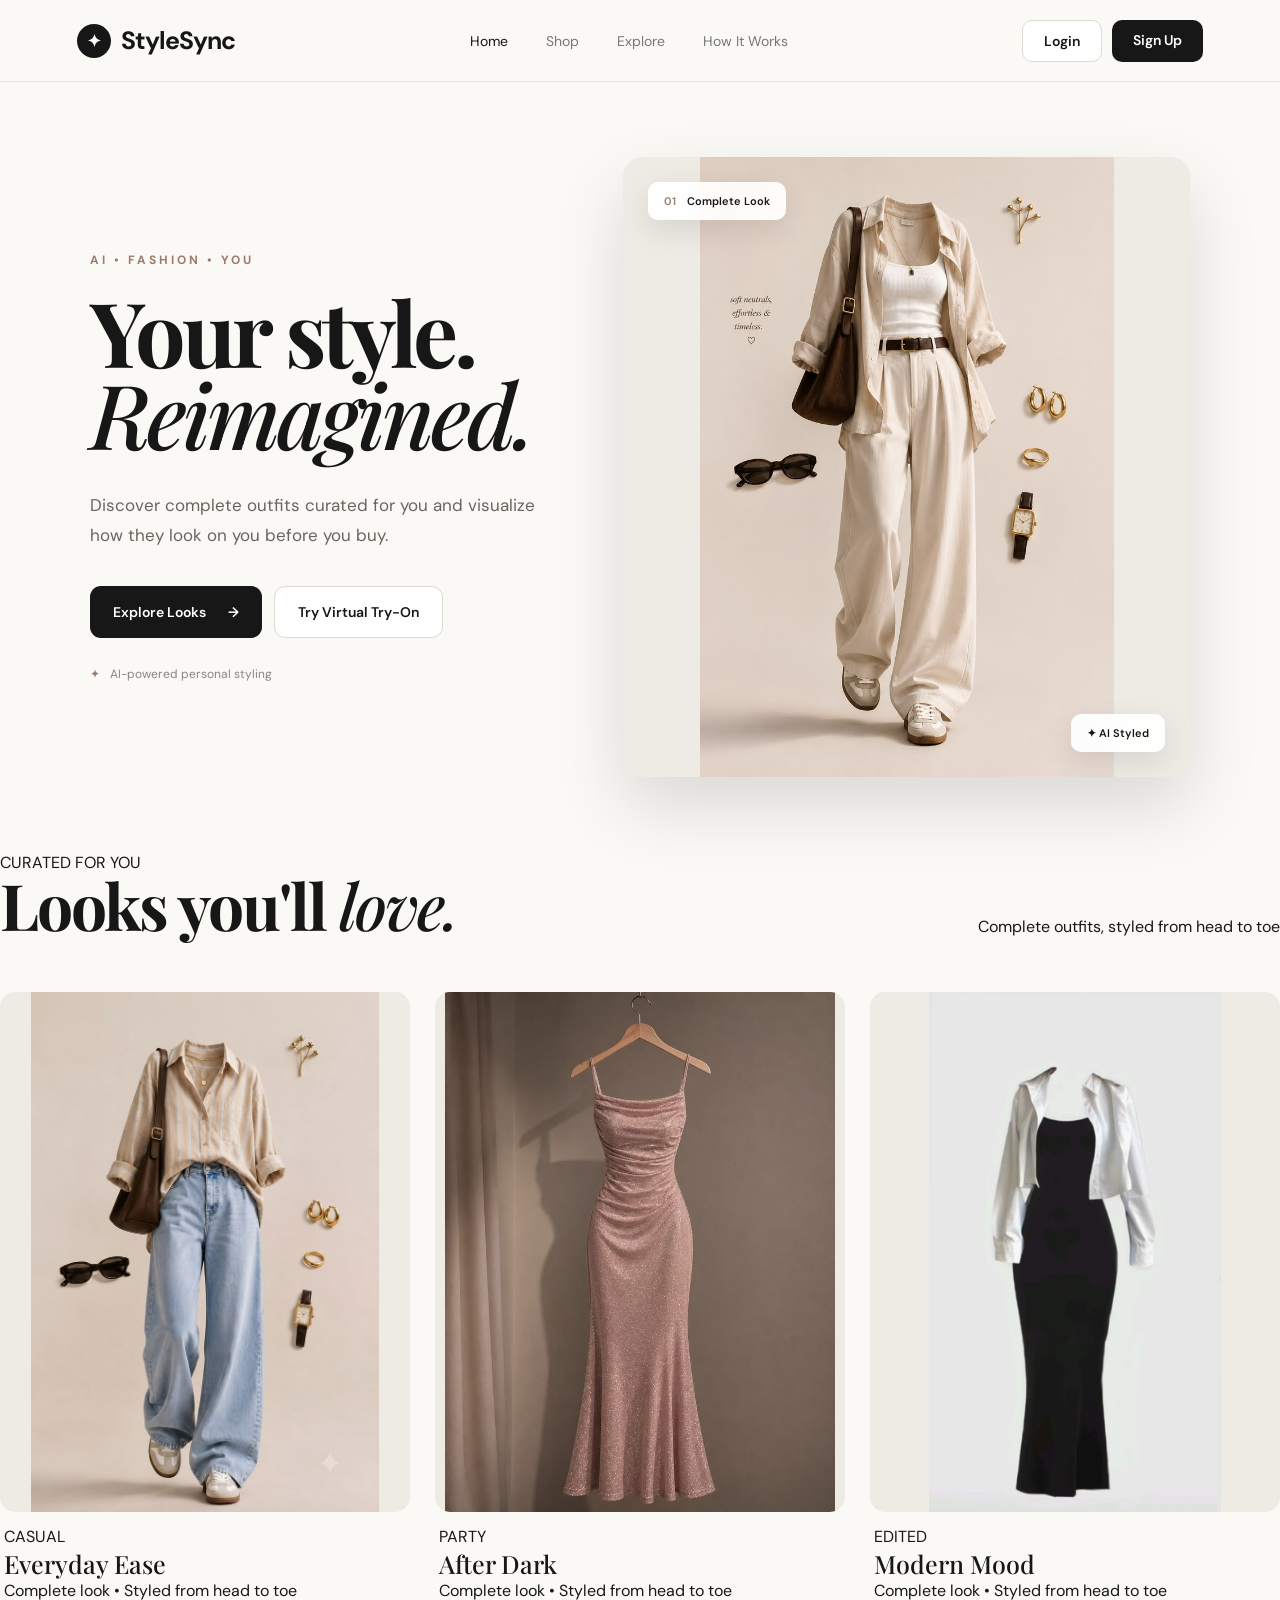
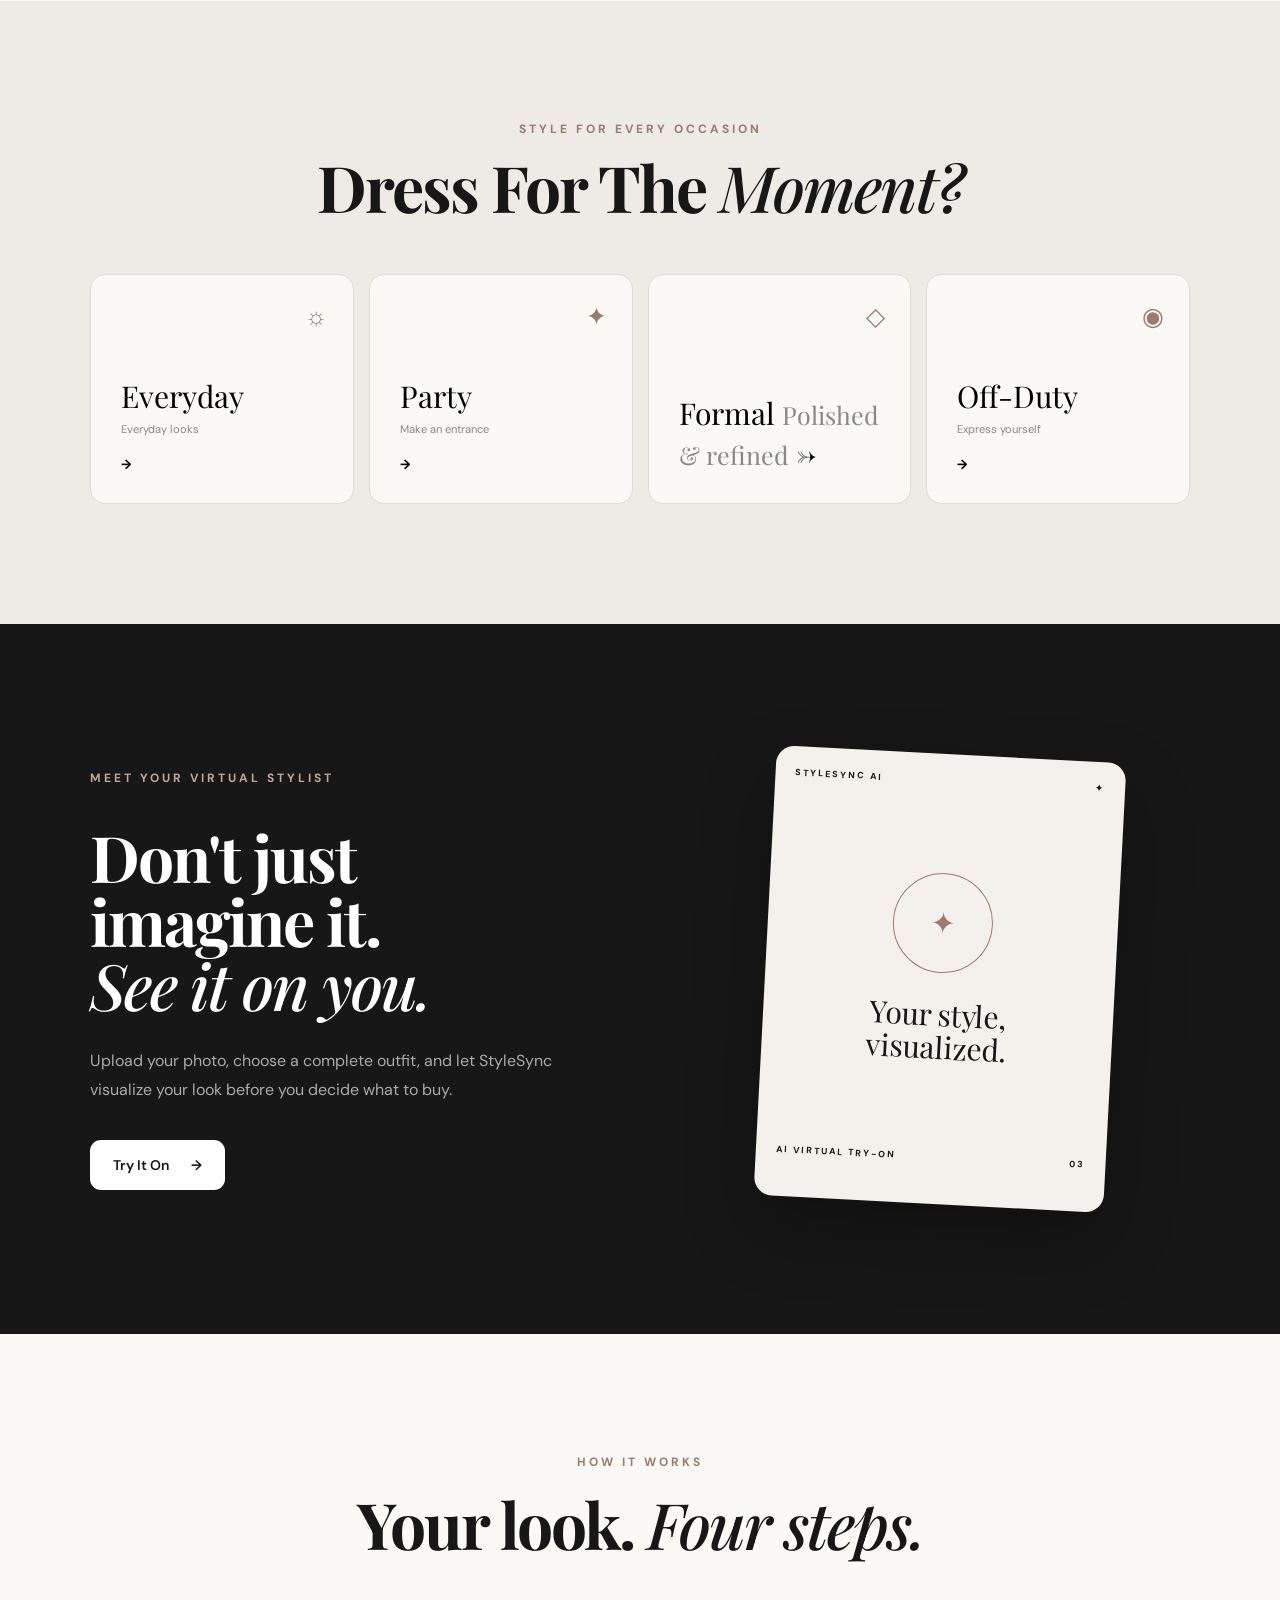
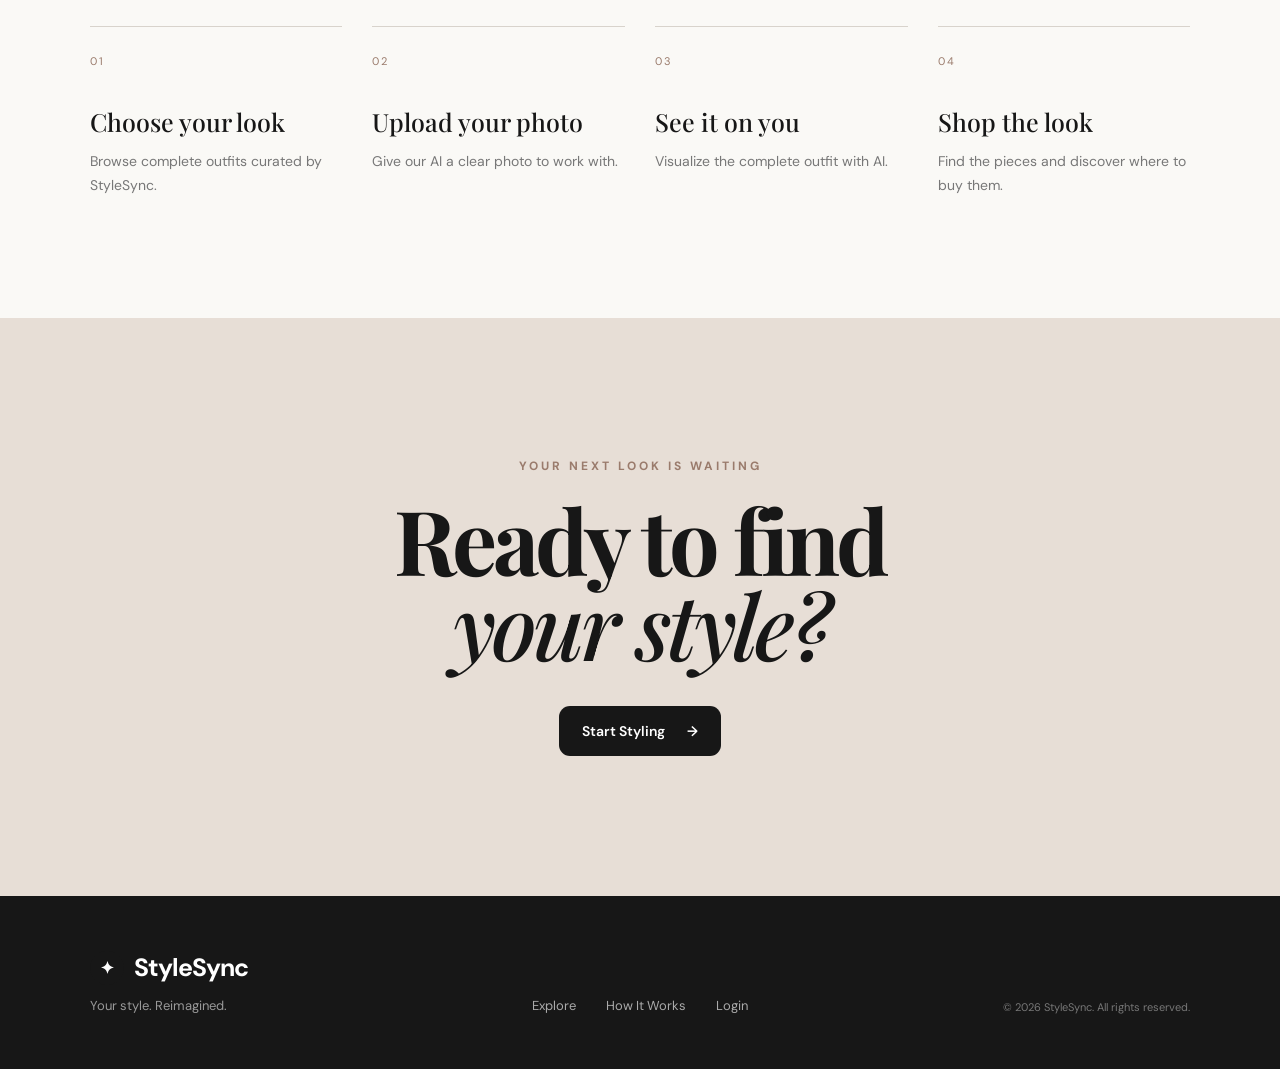
<file: index.html>
<!DOCTYPE html>
<html lang="en">

<head>
    <meta charset="UTF-8">
    <meta name="viewport" content="width=device-width, initial-scale=1.0">

    <title>StyleSync — Your Style. Reimagined.</title>

    <link rel="stylesheet" href="style.css">
</head>

<body>

    <!-- ================= NAVBAR ================= -->

    <header class="navbar">

        <a href="index.html" class="brand">
            <span class="brand-icon">✦</span>
            StyleSync
        </a>

        <nav class="nav-links">
            <a href="index.html" class="active">Home</a>
            <a href="shop.html">Shop</a>
            <a href="#looks">Explore</a>
            <a href="#how-it-works">How It Works</a>
        </nav>

        <div class="nav-buttons">
            <a href="login.html" class="login-btn">Login</a>
            <a href="login.html" class="signup-btn">Sign Up</a>
        </div>

    </header>


    <!-- ================= HERO ================= -->

    <main>

        <section class="hero">

            <div class="hero-content">

                <p class="eyebrow">
                    AI • FASHION • YOU
                </p>

                <h1>
                    Your style.
                    <span>Reimagined.</span>
                </h1>

                <p class="hero-description">
                    Discover complete outfits curated for you
                    and visualize how they look on you before you buy.
                </p>

                <div class="hero-buttons">

                    <a href="#looks" class="primary-btn">
                        Explore Looks
                        <span>→</span>
                    </a>

                    <a href="#try-on" class="secondary-btn">
                        Try Virtual Try-On
                    </a>

                </div>

                <div class="hero-note">
                    <span>✦</span>
                    AI-powered personal styling
                </div>

            </div>


            <!-- HERO OUTFIT -->

            <div class="hero-visual">

                <div class="hero-image-card">

                    <img src="images/front.jpg" alt="Complete StyleSync outfit">

                    <div class="floating-tag tag-top">
                        <span>01</span>
                        Complete Look
                    </div>

                    <div class="floating-tag tag-bottom">
                        ✦ AI Styled
                    </div>

                </div>

            </div>

        </section>


        <!-- ================= TRENDING LOOKS ================= -->

        <section class="trending-section" id="looks">

            <div class="section-heading">

                <div>
                    <span class="section-lebel">CURATED FOR YOU</span>

                    <h2>
                        Looks you'll
                        <em>love.</em>
                    </h2>
                </div>

                <p>Complete outfits, styled from head to toe
                </p>

            </div>


            <div class="look-grid">
                <article class="look-card">
                    <div class="look-image">
                        <img src="images/casual.jpg" alt="Casual outfit">
                    </div>

                    <div class="look-info">
                        <span>CASUAL</span>
                        <h3>Everyday Ease</h3>
                        <p>Complete look • Styled from head to toe</p>
                    </div>
                </article>

                <article class="look-card">
                    <div class="look-image">
                        <img src="images/party.jpg" alt="Party outfit">
                    </div>

                    <div class="look-info">
                        <span>PARTY</span>
                        <h3>After Dark</h3>
                        <p>Complete look • Styled from head to toe</p>
                    </div>
                </article>

                <article class="look-card">
                    <div class="look-image">
                        <img src="images/bodycon.jpg" alt="Fashion outfit">
                    </div>

                    <div class="look-info">
                        <span>EDITED</span>
                        <h3>Modern Mood</h3>
                        <p>Complete look • Styled from head to toe</p>
                    </div>
                </article>


        </section>


        <!-- ================= OCCASION SECTION ================= -->

        <section class="occasion-section">

            <div class="occasion-heading">

                <p class="eyebrow">STYLE FOR EVERY OCCASION</p>

                <h2>
                    Dress For The
                    <em>Moment?</em>
                </h2>

            </div>


            <div class="occasion-grid">

                <button class="occasion-card">
                    <span class="occasion-icon">☼</span>
                    <span>Everyday</span>
                    <small>Everyday looks</small>
                    <b>→</b>
                </button>

                <button class="occasion-card">
                    <span class="occasion-icon">✦</span>
                    <span>Party</span>
                    <small>Make an entrance</small>
                    <b>→</b>
                </button>

                <button class="occasion-card">
                    <span class="occasion-icon">◇</span>
                    <span>Formal</span+>
                        <small>Polished & refined</small>
                        <b>→</b>
                </button>

                <button class="occasion-card">
                    <span class="occasion-icon">◉</span>
                    <span>Off-Duty</span>
                    <small>Express yourself</small>
                    <b>→</b>
                </button>

            </div>

        </section>


        <!-- ================= AI TRY ON ================= -->

        <section class="try-on-section" id="try-on">

            <div class="try-on-content">

                <p class="eyebrow">
                    MEET YOUR VIRTUAL STYLIST
                </p>

                <h2>
                    Don't just imagine it.
                    <em>See it on you.</em>
                </h2>

                <p>
                    Upload your photo, choose a complete outfit,
                    and let StyleSync visualize your look before
                    you decide what to buy.
                </p>

                <a href="login.html" class="primary-btn">
                    Try It On <span>→</span>
                </a>

            </div>


            <div class="try-on-visual">

                <div class="try-card">

                    <div class="try-card-top">
                        <span>STYLESYNC AI</span>
                        <span>✦</span>
                    </div>

                    <div class="try-placeholder">

                        <div class="scan-circle">
                            ✦
                        </div>

                        <p>
                            Your style,
                            <br>
                            visualized.
                        </p>

                    </div>

                    <div class="try-card-bottom">

                        <span>AI VIRTUAL TRY-ON</span>

                        <span>03</span>

                    </div>

                </div>

            </div>

        </section>


        <!-- ================= HOW IT WORKS ================= -->

        <section class="how-section" id="how-it-works">

            <div class="section-heading centered">

                <p class="eyebrow">HOW IT WORKS</p>

                <h2>
                    Your look.
                    <em>Four steps.</em>
                </h2>

            </div>


            <div class="steps">

                <div class="step">

                    <span class="step-number">01</span>

                    <h3>Choose your look</h3>

                    <p>
                        Browse complete outfits
                        curated by StyleSync.
                    </p>

                </div>


                <div class="step">

                    <span class="step-number">02</span>

                    <h3>Upload your photo</h3>

                    <p>
                        Give our AI a clear photo
                        to work with.
                    </p>

                </div>


                <div class="step">

                    <span class="step-number">03</span>

                    <h3>See it on you</h3>

                    <p>
                        Visualize the complete
                        outfit with AI.
                    </p>

                </div>


                <div class="step">

                    <span class="step-number">04</span>

                    <h3>Shop the look</h3>

                    <p>
                        Find the pieces and
                        discover where to buy them.
                    </p>

                </div>

            </div>

        </section>


        <!-- ================= FINAL CTA ================= -->

        <section class="final-cta">

            <p class="eyebrow">
                YOUR NEXT LOOK IS WAITING
            </p>

            <h2>
                Ready to find
                <em>your style?</em>
            </h2>

            <a href="#looks" class="primary-btn">
                Start Styling
                <span>→</span>
            </a>

        </section>

    </main>


    <!-- ================= FOOTER ================= -->

    <footer class="footer">

        <div class="footer-brand">

            <a href="index.html" class="brand">
                <span class="brand-icon">✦</span>
                StyleSync
            </a>

            <p>
                Your style. Reimagined.
            </p>

        </div>


        <div class="footer-links">

            <a href="#looks">Explore</a>
            <a href="#how-it-works">How It Works</a>
            <a href="login.html">Login</a>

        </div>


        <p class="copyright">
            © 2026 StyleSync. All rights reserved.
        </p>

    </footer>


    <script src="script.js"></script>

</body>

</html>
</file>
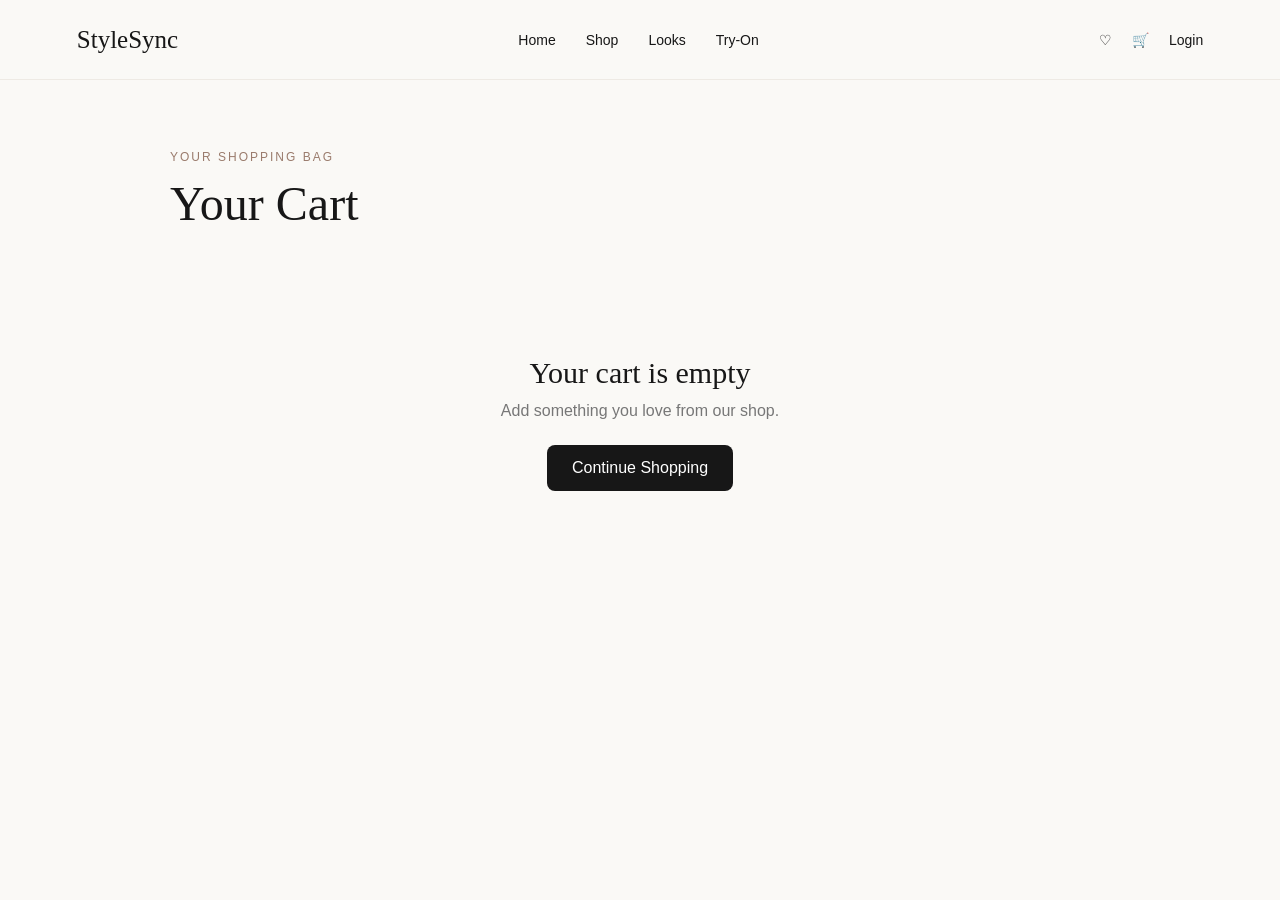
<file: cart.html>
<!DOCTYPE html>
<html lang="en">

<head>
    <meta charset="UTF-8">
    <meta name="viewport" content="width=device-width, initial-scale=1.0">
    <title>Cart | StyleSync</title>
    <link rel="stylesheet" href="cart.css">
</head>

<body>

    <header class="navbar">
        <div class="logo">StyleSync</div>

        <nav>
            <a href="index.html">Home</a>
            <a href="shop.html">Shop</a>
            <a href="#">Looks</a>
            <a href="#">Try-On</a>
        </nav>

        <div class="nav-actions">
            <a href="#">♡</a>
            <a href="cart.html">🛒</a>
            <a href="login.html">Login</a>
        </div>
    </header>

    <main class="cart-page">

        <p class="cart-label">YOUR SHOPPING BAG</p>
        <h1>Your Cart</h1>

        <div id="cart-container"></div>

    </main>

    <script>
        const cart = JSON.parse(localStorage.getItem("stylesyncCart"));
        const container = document.getElementById("cart-container");

        if (!cart) {

            container.innerHTML = `
            <div class="empty-cart">
                <h2>Your cart is empty</h2>
                <p>Add something you love from our shop.</p>
                <a href="shop.html">Continue Shopping</a>
            </div>
        `;

        } else {

            container.innerHTML = `
            <div class="cart-item">

                <img src="${cart.image}" alt="${cart.name}">

                <div class="cart-info">
                    <p>STYLESYNC EDIT</p>

                    <h2>${cart.name}</h2>

                    <span>Size: ${cart.size}</span>

                    <strong>${cart.price}</strong>
                    <button class="checkout-btn" onclick="checkout()">
    Proceed to Checkout
</button>

                    <button class="remove-btn" onclick="removeCart()">
                        Remove Item
                    </button>
                </div>

            </div>
        `;
        }

        function removeCart() {
            localStorage.removeItem("stylesyncCart");
            location.reload();
        }
        function checkout() {
    window.location.href = "checkout.html";
}

    </script>


</body>

</html>
</file>
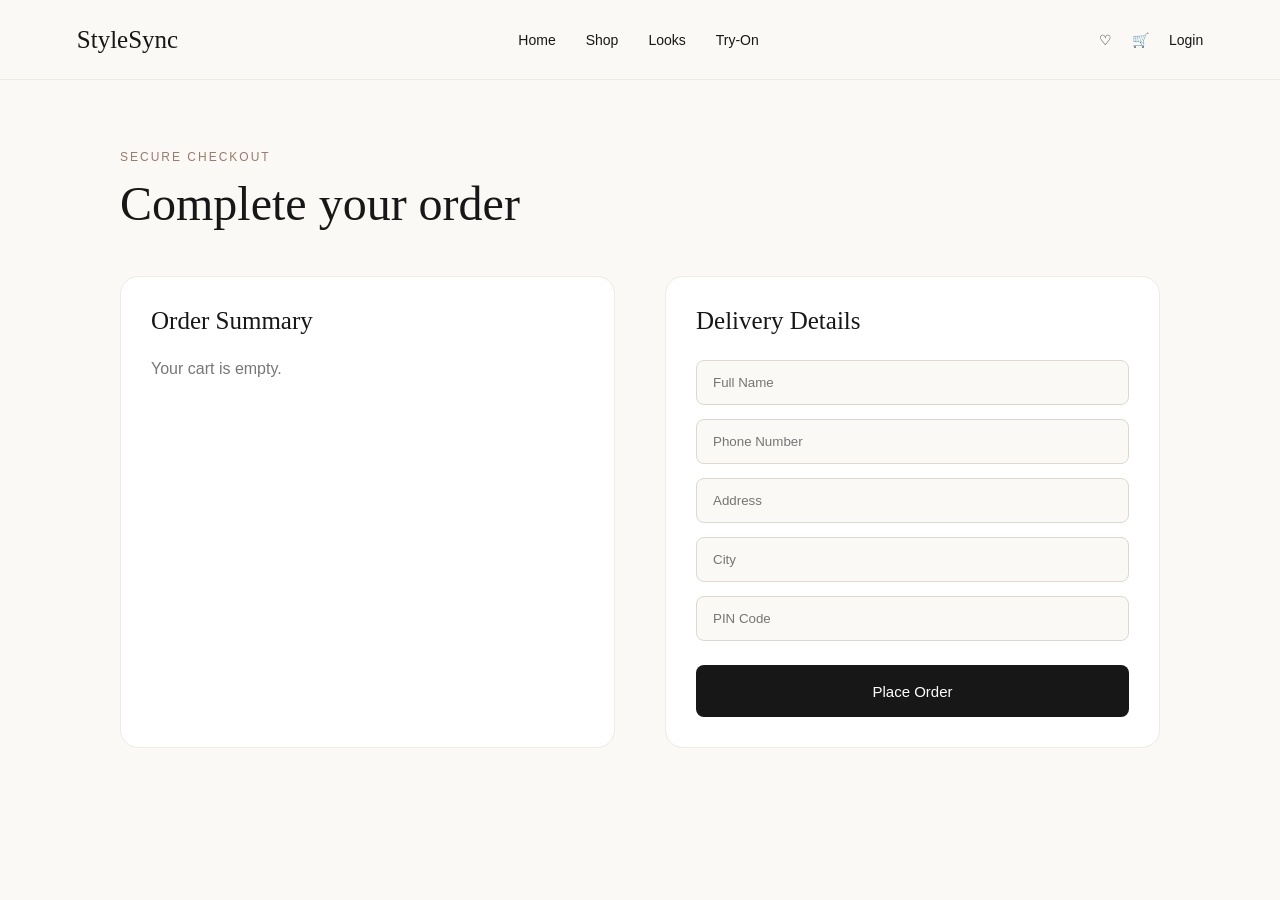
<file: checkout.html>
<!DOCTYPE html>
<html lang="en">

<head>
    <meta charset="UTF-8">
    <meta name="viewport" content="width=device-width, initial-scale=1.0">
    <title>Checkout | StyleSync</title>
    <link rel="stylesheet" href="checkout.css">
</head>

<body>

<header class="navbar">

    <div class="logo">StyleSync</div>

    <nav>
        <a href="index.html">Home</a>
        <a href="shop.html">Shop</a>
        <a href="#">Looks</a>
        <a href="#">Try-On</a>
    </nav>

    <div class="nav-actions">
        <a href="#">♡</a>
        <a href="cart.html">🛒</a>
        <a href="login.html">Login</a>
    </div>

</header>


<main class="checkout-page">

    <p class="checkout-label">SECURE CHECKOUT</p>

    <h1>Complete your order</h1>


    <section class="checkout-box">


        <!-- ORDER SUMMARY -->

        <div class="order-summary">

            <h2>Order Summary</h2>

            <div id="order-item"></div>

        </div>


        <!-- DELIVERY DETAILS -->

        <div class="customer-details">

            <h2>Delivery Details</h2>

            <input
                type="text"
                id="name"
                placeholder="Full Name"
            >

            <input
                type="tel"
                id="phone"
                placeholder="Phone Number"
            >

            <input
                type="text"
                id="address"
                placeholder="Address"
            >

            <input
                type="text"
                id="city"
                placeholder="City"
            >

            <input
                type="text"
                id="pincode"
                placeholder="PIN Code"
            >

            <button onclick="placeOrder()">
                Place Order
            </button>

        </div>

    </section>

</main>


<script>

    const cart = JSON.parse(
        localStorage.getItem("stylesyncCart")
    );

    const orderItem = document.getElementById("order-item");


    // Show cart item

    if (cart) {

        orderItem.innerHTML = `
            <img src="${cart.image}" alt="${cart.name}">

            <div>
                <h3>${cart.name}</h3>

                <p>Size: ${cart.size}</p>

                <strong>${cart.price}</strong>
            </div>
        `;

    } else {

        orderItem.innerHTML = `
            <p>Your cart is empty.</p>
        `;

    }


    // Place order

    function placeOrder() {

        const name = document.getElementById("name").value.trim();
        const phone = document.getElementById("phone").value.trim();
        const address = document.getElementById("address").value.trim();
        const city = document.getElementById("city").value.trim();
        const pincode = document.getElementById("pincode").value.trim();


        if (!cart) {
            alert("Your cart is empty.");
            return;
        }


        if (!name || !phone || !address || !city || !pincode) {

            alert("Please fill in all delivery details.");

            return;
        }


        if (phone.length < 10) {

            alert("Please enter a valid phone number.");

            return;
        }


        if (pincode.length !== 6) {

            alert("Please enter a valid 6-digit PIN code.");

            return;
        }


        // Clear cart

        localStorage.removeItem("stylesyncCart");


        // Success

        alert("Order placed successfully!");


        // Go back to shop

        window.location.href = "shop.html";

    }

</script>

</body>

</html>
</file>
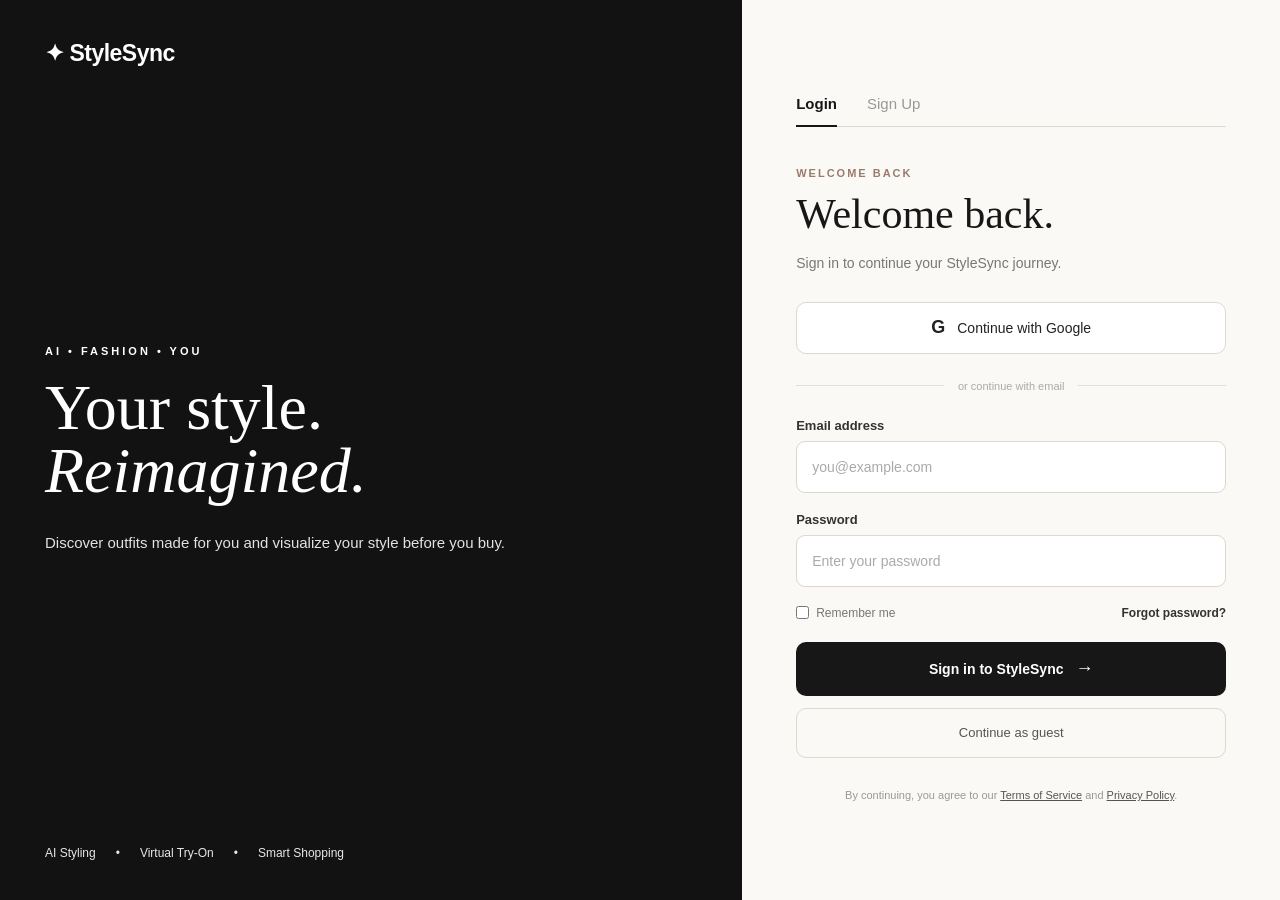
<file: login.html>
<!DOCTYPE html>
<html lang="en">

<head>
    <meta charset="UTF-8">
    <meta name="viewport" content="width=device-width, initial-scale=1.0">

    <title>StyleSync - Login</title>

    <link rel="stylesheet" href="style.css">
</head>

<body class="login-page">

    <!-- LEFT SIDE -->
    <div class="login-left">

        <!-- Fashion Video -->
        <video autoplay muted loop playsinline class="login-video">
            <source src="video/fashion-video.mp4" type="video/mp4">
        </video>

        <!-- Dark Overlay -->
        <div class="video-overlay"></div>

        <!-- Logo -->
        <a href="index.html" class="login-logo">
            ✦ StyleSync
        </a>

        <!-- Hero Text -->
        <div class="login-hero">

            <p>AI • FASHION • YOU</p>

            <h1>
                Your style.
                <br>
                <i>Reimagined.</i>
            </h1>

            <div class="login-description">
                Discover outfits made for you and
                visualize your style before you buy.
            </div>

        </div>

        <!-- Bottom Features -->
        <div class="login-features">
            <span>AI Styling</span>
            <span>•</span>
            <span>Virtual Try-On</span>
            <span>•</span>
            <span>Smart Shopping</span>
        </div>

    </div>


    <!-- RIGHT SIDE -->
    <div class="login-right">

        <div class="login-container">

            <!-- Mobile Logo -->
            <a href="index.html" class="mobile-logo">
                ✦ StyleSync
            </a>


            <!-- LOGIN / SIGN UP -->
            <div class="login-tabs">

                <button
                    id="loginTab"
                    class="tab active"
                    type="button">
                    Login
                </button>

                <button
                    id="signupTab"
                    class="tab"
                    type="button">
                    Sign Up
                </button>

            </div>


            <!-- ================= LOGIN FORM ================= -->

            <div id="loginForm">

                <div class="form-small-title">
                    WELCOME BACK
                </div>

                <h2>Welcome back.</h2>

                <p class="form-description">
                    Sign in to continue your StyleSync journey.
                </p>


                <!-- Google -->
                <button class="google-button" type="button">
                    <strong>G</strong>
                    Continue with Google
                </button>


                <!-- Divider -->
                <div class="form-divider">
                    <span>or continue with email</span>
                </div>


                <form id="actualLoginForm">

                    <!-- Email -->
                    <div class="form-group">

                        <label for="loginEmail">
                            Email address
                        </label>

                        <input
                            id="loginEmail"
                            type="email"
                            placeholder="you@example.com"
                            required
                        >

                    </div>


                    <!-- Password -->
                    <div class="form-group">

                        <label for="loginPassword">
                            Password
                        </label>

                        <input
                            id="loginPassword"
                            type="password"
                            placeholder="Enter your password"
                            required
                        >

                    </div>


                    <!-- Options -->
                    <div class="form-options">

                        <label class="remember">
                            <input type="checkbox">
                            <span>Remember me</span>
                        </label>

                        <a href="#">
                            Forgot password?
                        </a>

                    </div>


                    <!-- Submit -->
                    <button
                        type="submit"
                        class="login-submit">
                        Sign in to StyleSync
                        <span>→</span>
                    </button>

                </form>


                <!-- Guest -->
                <button
                    type="button"
                    class="guest-button">
                    Continue as guest
                </button>

            </div>


            <!-- ================= SIGN UP FORM ================= -->

            <div id="signupForm" class="signup-hidden">

                <div class="form-small-title">
                    JOIN STYLESYNC
                </div>

                <h2>Create your style.</h2>

                <p class="form-description">
                    Create an account and discover fashion made for you.
                </p>


                <!-- Google -->
                <button class="google-button" type="button">
                    <strong>G</strong>
                    Continue with Google
                </button>


                <!-- Divider -->
                <div class="form-divider">
                    <span>or continue with email</span>
                </div>


                <form id="actualSignupForm">

                    <!-- Name -->
                    <div class="form-group">

                        <label for="signupName">
                            Full name
                        </label>

                        <input
                            id="signupName"
                            type="text"
                            placeholder="Your name"
                            required
                        >

                    </div>


                    <!-- Email -->
                    <div class="form-group">

                        <label for="signupEmail">
                            Email address
                        </label>

                        <input
                            id="signupEmail"
                            type="email"
                            placeholder="you@example.com"
                            required
                        >

                    </div>


                    <!-- Password -->
                    <div class="form-group">

                        <label for="signupPassword">
                            Password
                        </label>

                        <input
                            id="signupPassword"
                            type="password"
                            placeholder="Create a password"
                            required
                        >

                    </div>


                    <!-- Submit -->
                    <button
                        type="submit"
                        class="login-submit">
                        Create my account
                        <span>→</span>
                    </button>

                </form>

            </div>


            <!-- Terms -->
            <p class="terms-text">
                By continuing, you agree to our
                <a href="#">Terms of Service</a>
                and
                <a href="#">Privacy Policy</a>.
            </p>

        </div>

    </div>


    <script src="script.js"></script>

</body>
</html>
</file>
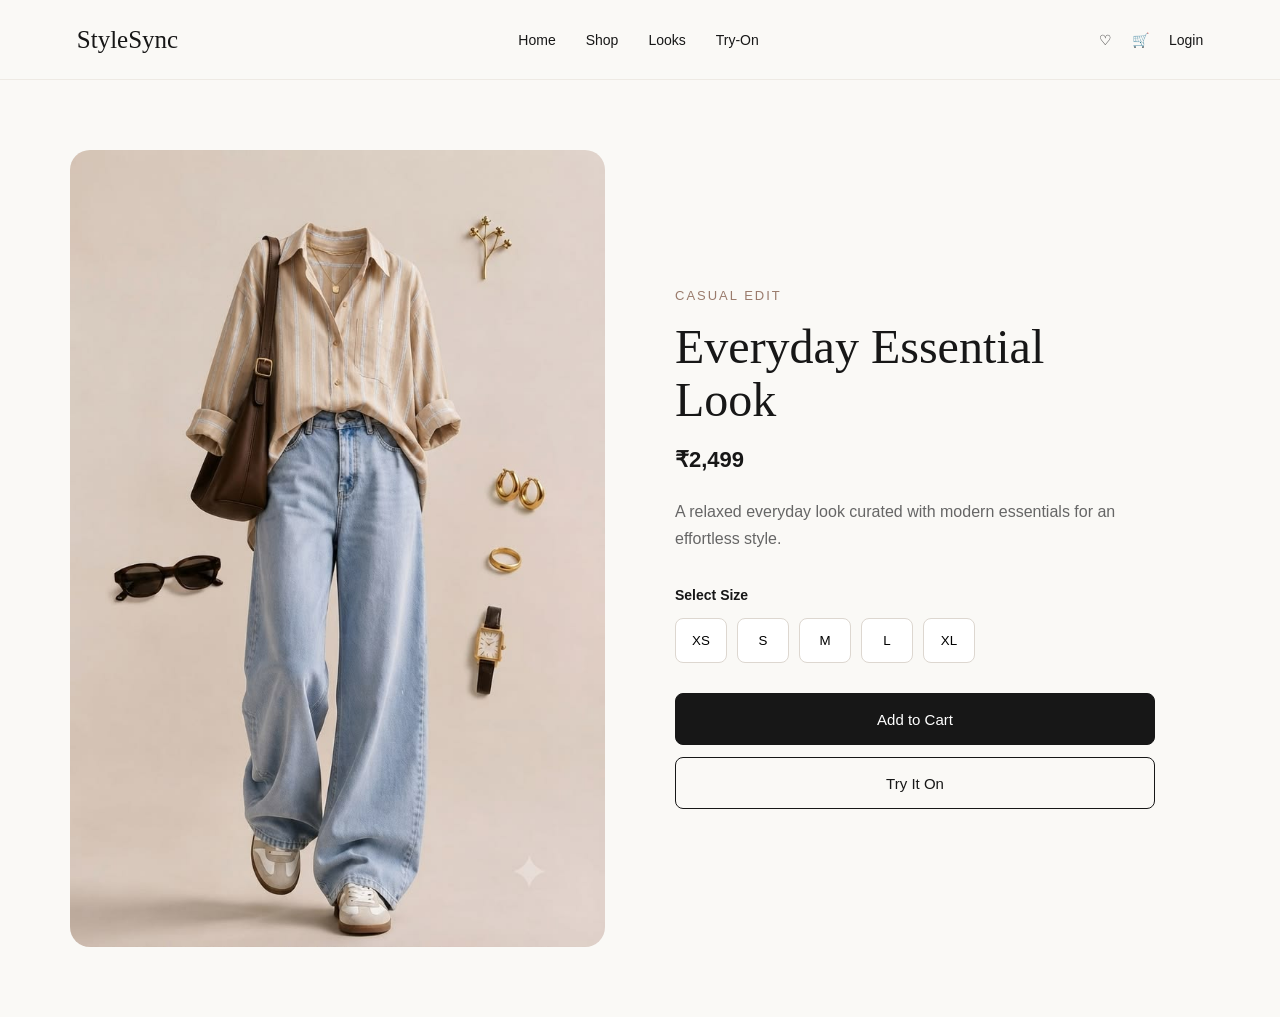
<file: product.html>
<!DOCTYPE html>
<html lang="en">

<head>
    <meta charset="UTF-8">
    <meta name="viewport" content="width=device-width, initial-scale=1.0">

    <title>Product | StyleSync</title>

    <link rel="stylesheet" href="product.css">
</head>

<body>

    <header class="navbar">

        <div class="logo">StyleSync</div>

        <nav>
            <a href="index.html">Home</a>
            <a href="shop.html">Shop</a>
            <a href="#">Looks</a>
            <a href="#">Try-On</a>
        </nav>

        <div class="nav-actions">
            <a href="#">♡</a>
            <a href="cart.html">🛒</a>
            <a href="login.html">Login</a>
        </div>

    </header>


    <main>

        <section class="product-detail">

            <div class="product-detail-image">
                <img src="images/casual.jpg" alt="Everyday Essential Look">
            </div>


            <div class="product-detail-info">

                <p class="product-label">CASUAL EDIT</p>

                <h1>Everyday Essential Look</h1>

                <p class="product-price">₹2,499</p>

                <p class="product-description">
                    A relaxed everyday look curated with modern essentials
                    for an effortless style.
                </p>


                <div class="size-section">

                    <h3>Select Size</h3>

                    <div class="sizes">
                        <button>XS</button>
                        <button>S</button>
                        <button>M</button>
                        <button>L</button>
                        <button>XL</button>
                    </div>

                </div>


                <button class="add-cart">Add to Cart</button>

                <button class="try-on">Try It On</button>

            </div>

        </section>

    </main>
<script src="product.js"></script>
</body>

</html>
</file>
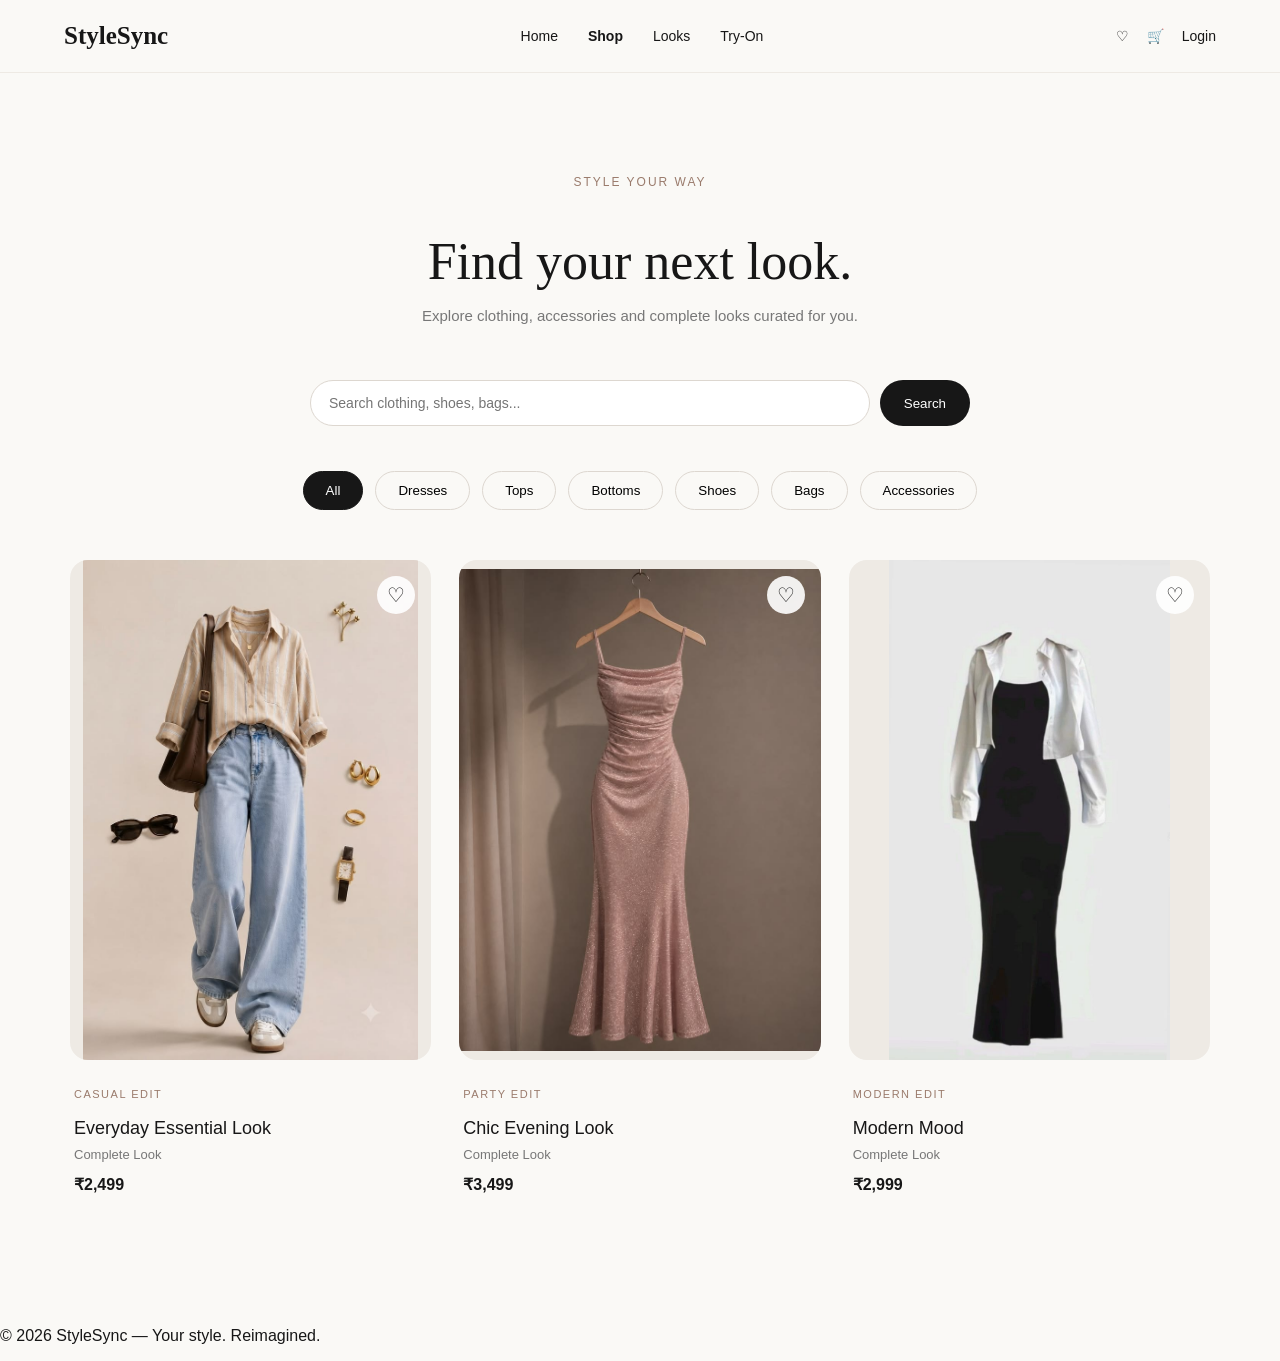
<file: shop.html>
<!DOCTYPE html>
<html lang="en">

<head>
    <meta charset="UTF-8">
    <meta name="viewport" content="width=device-width, initial-scale=1.0">

    <title>Shop | StyleSync</title>

    <link rel="stylesheet" href="shop.css">
</head>

<body>

    <header class="navbar">
        <div class="logo">StyleSync</div>

        <nav>
            <a href="index.html">Home</a>
            <a href="shop.html" class="active">Shop</a>
            <a href="#">Looks</a>
            <a href="#">Try-On</a>
        </nav>

        <div class="nav-actions">
            <a href="#">♡</a>
            <a href="#">🛒</a>
            <a href="login.html">Login</a>
        </div>
    </header>


    <main>

        <section class="shop-hero">
            <p>STYLE YOUR WAY</p>

            <h1>Find your next look.</h1>

            <span>
                Explore clothing, accessories and complete looks curated for you.
            </span>
        </section>

        <div class="shop-search">
            <input type="text" placeholder="Search clothing, shoes, bags...">
            <button>Search</button>
        </div>

        <section class="categories">

            <button class="category active">All</button>
            <button class="category">Dresses</button>
            <button class="category">Tops</button>
            <button class="category">Bottoms</button>
            <button class="category">Shoes</button>
            <button class="category">Bags</button>
            <button class="category">Accessories</button>

        </section>


        <section class="shop-products">

            <a href="product.html" class="product-card" data-category="tops,bottoms,shoes,bags,accessories">

                <div class="product-image">
                    <button class="wishlist-btn">♡</button>
                    <img src="images/casual.jpg" alt="Casual outfit">
                </div>

                <div class="product-info">
                    <p>CASUAL EDIT</p>
                    <h3>Everyday Essential Look</h3>
                    <span>Complete Look</span>
                    <strong>₹2,499</strong>
                </div>

            </a>


            <a href="product.html?id=party" class="product-card" data-category="dresses">

                <div class="product-image">
                    <button class="wishlist-btn">♡</button>
                    <img src="images/party.jpg" alt="Party outfit">
                </div>

                <div class="product-info">
                    <p>PARTY EDIT</p>
                    <h3>Chic Evening Look</h3>
                    <span>Complete Look</span>
                    <strong>₹3,499</strong>
                </div>

            </a>


            <a href="product.html?id=modern" class="product-card" data-category="dresses,accessories,bodycon, Modern">

                <div class="product-image">
                    <button class="wishlist-btn">♡</button>
                    <img src="images/bodycon.jpg" alt="Modern outfit">
                </div>

                <div class="product-info">
                    <p>MODERN EDIT</p>
                    <h3>Modern Mood</h3>
                    <span>Complete Look</span>
                    <strong>₹2,999</strong>
                </div>

            </a>

        </section>

    </main>


    <footer>
        <p>© 2026 StyleSync — Your style. Reimagined.</p>
    </footer>
<script src="shop.js"></script>
</body>

</html>
</file>
<file: style.css>
/* =========================================
   STYLESYNC
   HOME PAGE
========================================= */

@import url('https://fonts.googleapis.com/css2?family=DM+Sans:wght@400;500;600;700&family=Playfair+Display:ital,wght@0,500;0,600;1,500;1,600&display=swap');


/* =========================================
   RESET
========================================= */

* {
    margin: 0;
    padding: 0;
    box-sizing: border-box;
}

html {
    scroll-behavior: smooth;
}

body {
    font-family: "DM Sans", sans-serif;
    background: #faf9f6;
    color: #171717;
}

a {
    color: inherit;
    text-decoration: none;
}

button {
    font-family: inherit;
}


/* =========================================
   NAVBAR
========================================= */

.navbar {
    height: 82px;
    padding: 0 6%;
    display: flex;
    align-items: center;
    justify-content: space-between;

    background: rgba(250, 249, 246, 0.95);
    border-bottom: 1px solid #e8e4de;

    position: sticky;
    top: 0;
    z-index: 100;
}

.brand {
    display: flex;
    align-items: center;
    gap: 10px;

    font-size: 25px;
    font-weight: 700;
    letter-spacing: -1px;
}

.brand-icon {
    width: 34px;
    height: 34px;

    display: flex;
    align-items: center;
    justify-content: center;

    background: #171717;
    color: white;

    border-radius: 50%;

    font-size: 17px;
}

.nav-links {
    display: flex;
    gap: 38px;
}

.nav-links a {
    color: #777;
    font-size: 14px;
    transition: 0.25s;
}

.nav-links a:hover,
.nav-links a.active {
    color: #171717;
}

.nav-buttons {
    display: flex;
    gap: 10px;
}

.login-btn,
.signup-btn {
    padding: 11px 21px;
    border-radius: 10px;

    font-size: 14px;
    font-weight: 600;
}

.login-btn {
    border: 1px solid #ddd8d1;
    background: white;
}

.signup-btn {
    background: #171717;
    color: white;
}


/* =========================================
   HERO
========================================= */

.hero {
    min-height: 690px;

    padding: 75px 7%;

    display: grid;
    grid-template-columns: 0.9fr 1.1fr;
    align-items: center;
    gap: 70px;
}

.hero-content {
    max-width: 570px;
}

.eyebrow {
    color: #9a7b6c;

    font-size: 12px;
    font-weight: 700;

    letter-spacing: 3px;

    margin-bottom: 22px;
}

.hero h1 {
    font-family: "Playfair Display", serif;

    font-size: clamp(60px, 7vw, 100px);

    line-height: 0.92;
    letter-spacing: -4px;

    margin-bottom: 35px;
}

.hero h1 span {
    display: block;
    font-style: italic;
    font-weight: 500;
}

.hero-description {
    max-width: 500px;

    color: #68645f;

    font-size: 17px;
    line-height: 1.8;

    margin-bottom: 35px;
}

.hero-buttons {
    display: flex;
    gap: 12px;
    flex-wrap: wrap;
}

.primary-btn,
.secondary-btn,
.outline-btn {
    display: inline-flex;
    align-items: center;
    justify-content: center;
    gap: 22px;

    padding: 16px 23px;

    border-radius: 11px;

    font-size: 14px;
    font-weight: 600;

    transition: 0.3s;
}

.primary-btn {
    background: #171717;
    color: white;
}

.primary-btn:hover {
    transform: translateY(-3px);
}

.secondary-btn {
    background: white;
    border: 1px solid #ddd8d1;
}

.secondary-btn:hover {
    background: #f1eee9;
}

.hero-note {
    margin-top: 28px;

    color: #8a8580;

    font-size: 12px;
}

.hero-note span {
    color: #9a7b6c;
    margin-right: 7px;
}


/* =========================================
   HERO IMAGE
========================================= */

.hero-visual {
    display: flex;
    justify-content: center;
}

.hero-image-card {
    width: min(100%, 620px);
    height: 620px;

    position: relative;

    overflow: hidden;

    border-radius: 20px;

    background: #eeeae4;

    box-shadow: 0 30px 70px rgba(0, 0, 0, 0.13);
}

.hero-image-card img {
    width: 100%;
    height: 100%;

    object-fit: contain;
    display: block;

    transition: transform 0.7s ease;
}

.hero-image-card:hover img {
    transform: scale(1.04);
}

.floating-tag {
    position: absolute;

    background: rgba(255, 255, 255, 0.92);

    backdrop-filter: blur(10px);

    border-radius: 10px;

    padding: 12px 16px;

    font-size: 11px;
    font-weight: 600;

    box-shadow: 0 10px 30px rgba(0, 0, 0, 0.1);
}

.tag-top {
    top: 25px;
    left: 25px;
}

.tag-top span {
    color: #9a7b6c;
    margin-right: 8px;
}

.tag-bottom {
    right: 25px;
    bottom: 25px;
}


/* =========================================
   LOOKS SECTION
========================================= */

.looks-section {
    padding: 120px 7%;
    background: white;
}

.section-heading {
    display: flex;
    align-items: end;
    justify-content: space-between;

    margin-bottom: 55px;
}

.section-heading h2,
.occasion-heading h2,
.how-section h2 {
    font-family: "Playfair Display", serif;

    font-size: clamp(45px, 5vw, 70px);

    line-height: 1;

    letter-spacing: -2px;
}

.section-heading h2 em,
.occasion-heading h2 em,
.how-section h2 em {
    font-weight: 500;
}

.section-description {
    max-width: 340px;

    color: #777;

    line-height: 1.7;
}


/* =========================================
   LOOK CARDS
========================================= */

.look-grid {
    display: grid;
    grid-template-columns: repeat(3, 1fr);
    gap: 25px;
}

.look-card {
    cursor: pointer;
}

.look-image {
    height: 520px;

    position: relative;

    overflow: hidden;

    border-radius: 15px;

    background: #eeeae4;
}

.look-image img {
    width: 100%;
    height: 100%;

    object-fit: contain;
    display: block;

    transition: 0.5s ease;
}

.look-card:hover .look-image img {
    transform: scale(1.05);
}

.look-number {
    position: absolute;

    top: 18px;
    left: 18px;

    background: rgba(255,255,255,0.9);

    padding: 8px 11px;

    border-radius: 8px;

    font-size: 11px;
}

.heart-btn {
    position: absolute;

    top: 18px;
    right: 18px;

    width: 38px;
    height: 38px;

    border: none;

    border-radius: 50%;

    background: rgba(255,255,255,0.9);

    font-size: 20px;

    cursor: pointer;
}



.look-category {
    font-size: 10px;

    color: #9a7b6c;

    letter-spacing: 2px;

    margin-bottom: 7px;
}
.look-info {
    padding: 14px 4px 0;
}

.look-info h3 {
    font-family: "Playfair Display", serif;

    font-size: 25px;

    font-weight: 500;
}

.view-btn {
    background: none;
    border: none;

    cursor: pointer;

    font-size: 13px;
    font-weight: 600;
}

.center-button {
    display: flex;
    justify-content: center;

    margin-top: 50px;
}

.outline-btn {
    border: 1px solid #d9d4cd;
    background: white;
}

.outline-btn:hover {
    background: #171717;
    color: white;
}


/* =========================================
   OCCASION SECTION
========================================= */

.occasion-section {
    padding: 120px 7%;

    background: #eeeae4;
}

.occasion-heading {
    text-align: center;
    margin-bottom: 55px;
}

.occasion-heading .eyebrow {
    margin-bottom: 18px;
}

.occasion-grid {
    display: grid;

    grid-template-columns: repeat(4, 1fr);

    gap: 15px;
}

.occasion-card {
    min-height: 230px;

    position: relative;

    padding: 30px;

    display: flex;
    flex-direction: column;

    align-items: flex-start;
    justify-content: flex-end;

    background: #faf9f6;

    border: 1px solid #e0dbd4;

    border-radius: 15px;

    cursor: pointer;

    text-align: left;

    transition: 0.3s;
}

.occasion-card:hover {
    transform: translateY(-7px);
    background: white;
}

.occasion-icon {
    position: absolute;

    top: 25px;
    right: 25px;

    font-size: 25px;

    color: #9a7b6c;
}

.occasion-card > span:nth-child(2) {
    font-family: "Playfair Display", serif;

    font-size: 30px;
}

.occasion-card small {
    color: #888;

    margin-top: 6px;
}

.occasion-card b {
    margin-top: 20px;
}


/* =========================================
   AI TRY ON
========================================= */

.try-on-section {
    padding: 130px 7%;

    display: grid;

    grid-template-columns: 1fr 1fr;

    gap: 100px;

    align-items: center;

    background: #171717;

    color: white;
}

.try-on-content {
    max-width: 570px;
}

.try-on-content .eyebrow {
    color: #c3a697;
}

.try-on-content h2 {
    font-family: "Playfair Display", serif;

    font-size: clamp(48px, 5vw, 72px);

    line-height: 1;

    letter-spacing: -2px;

    margin-bottom: 30px;
}

.try-on-content h2 em {
    display: block;

    font-weight: 500;
}

.try-on-content > p {
    color: #aaa;

    line-height: 1.8;

    max-width: 500px;

    margin-bottom: 35px;
}

.try-on-content .primary-btn {
    background: white;
    color: #171717;
}

.try-on-visual {
    display: flex;
    justify-content: center;
}

.try-card {
    width: 350px;
    height: 450px;

    background: #f4f1ec;

    color: #171717;

    border-radius: 18px;

    padding: 20px;

    transform: rotate(3deg);

    box-shadow: 0 30px 70px rgba(0,0,0,0.3);
}

.try-card-top,
.try-card-bottom {
    display: flex;
    justify-content: space-between;

    font-size: 9px;
    font-weight: 700;

    letter-spacing: 2px;
}

.try-placeholder {
    height: 365px;

    display: flex;
    flex-direction: column;

    align-items: center;
    justify-content: center;

    text-align: center;
}

.scan-circle {
    width: 100px;
    height: 100px;

    border: 1px solid #9a7b6c;

    border-radius: 50%;

    display: flex;
    align-items: center;
    justify-content: center;

    font-size: 30px;

    color: #9a7b6c;

    margin-bottom: 25px;
}

.try-placeholder p {
    font-family: "Playfair Display", serif;

    font-size: 30px;

    line-height: 1.1;
}


/* =========================================
   HOW IT WORKS
========================================= */

.how-section {
    padding: 120px 7%;
    background: #faf9f6;
}

.centered {
    display: block;

    text-align: center;
}

.steps {
    display: grid;

    grid-template-columns: repeat(4, 1fr);

    gap: 30px;

    margin-top: 70px;
}

.step {
    border-top: 1px solid #d8d3cc;

    padding-top: 22px;
}

.step-number {
    color: #9a7b6c;

    font-size: 11px;

    letter-spacing: 2px;
}

.step h3 {
    font-family: "Playfair Display", serif;

    font-size: 25px;

    font-weight: 500;

    margin: 35px 0 12px;
}

.step p {
    color: #777;

    font-size: 14px;

    line-height: 1.7;
}


/* =========================================
   FINAL CTA
========================================= */

.final-cta {
    padding: 140px 20px;

    text-align: center;

    background: #e7ded6;
}

.final-cta h2 {
    font-family: "Playfair Display", serif;

    font-size: clamp(55px, 7vw, 95px);

    line-height: 0.95;

    letter-spacing: -4px;

    margin-bottom: 40px;
}

.final-cta h2 em {
    display: block;

    font-weight: 500;
}


/* =========================================
   FOOTER
========================================= */

.footer {
    padding: 55px 7%;

    display: grid;

    grid-template-columns: 1fr auto 1fr;

    align-items: end;

    gap: 30px;

    background: #171717;

    color: white;
}

.footer-brand p {
    color: #999;

    font-size: 13px;

    margin-top: 12px;
}

.footer-links {
    display: flex;

    gap: 30px;

    font-size: 13px;

    color: #aaa;
}

.footer-links a:hover {
    color: white;
}

.copyright {
    color: #777;

    font-size: 11px;

    text-align: right;
}


/* =========================================
   RESPONSIVE
========================================= */

@media (max-width: 900px) {

    .nav-links {
        display: none;
    }

    .hero {
        grid-template-columns: 1fr;

        padding-top: 60px;
    }

    .hero-image-card {
        height: 500px;
    }

    .look-grid {
        grid-template-columns: 1fr 1fr;
    }

    .occasion-grid {
        grid-template-columns: 1fr 1fr;
    }

    .try-on-section {
        grid-template-columns: 1fr;
    }

    .steps {
        grid-template-columns: 1fr 1fr;
    }

    .footer {
        grid-template-columns: 1fr;

        align-items: start;
    }

    .copyright {
        text-align: left;
    }
}


@media (max-width: 600px) {

    .navbar {
        padding: 0 5%;
    }

    .brand {
        font-size: 21px;
    }

    .nav-buttons .login-btn {
        display: none;
    }

    .hero {
        padding: 55px 5%;

        gap: 45px;
    }

    .hero h1 {
        font-size: 60px;

        letter-spacing: -3px;
    }

    .hero-image-card {
        height: 430px;
    }

    .looks-section,
    .occasion-section,
    .how-section {
        padding: 80px 5%;
    }

    .section-heading {
        display: block;
    }

    .section-description {
        margin-top: 20px;
    }

    .look-grid {
        grid-template-columns: 1fr;
    }

    .look-image {
        height: 480px;
    }

    .occasion-grid {
        grid-template-columns: 1fr;
    }

    .try-on-section {
        padding: 90px 5%;
    }

    .try-card {
        width: 300px;
        height: 400px;
    }

    .steps {
        grid-template-columns: 1fr;
    }

    .final-cta {
        padding: 100px 20px;
    }

    .final-cta h2 {
        font-size: 60px;
    }

    .footer {
        padding: 45px 5%;
    }

    .footer-links {
        flex-wrap: wrap;
    }
}
/* =========================================================
   STYLESYNC LOGIN / SIGNUP PAGE
   =========================================================/* =========================================
   STYLESYNC LOGIN PAGE
   ========================================= */

.login-page {
    margin: 0;
    padding: 0;
    min-height: 100vh;

    display: grid;
    grid-template-columns: 58% 42%;

    background: #faf9f6;

    font-family: Arial, sans-serif;
}


/* =========================================
   LEFT SIDE
   ========================================= */

.login-left {
    position: relative;
    min-height: 100vh;

    overflow: hidden;

    color: white;
    background: #222;
}


/* VIDEO */

.login-video {
    position: absolute;

    width: 100%;
    height: 100%;

    object-fit: cover;

    left: 0;
    top: 0;

    z-index: 0;
}


/* VIDEO DARK OVERLAY */

.video-overlay {
    position: absolute;

    inset: 0;

    background: rgba(0, 0, 0, 0.48);

    z-index: 1;
}


/* LOGO */

.login-logo {
    position: absolute;

    top: 40px;
    left: 45px;

    z-index: 5;

    color: white;

    text-decoration: none;

    font-size: 23px;
    font-weight: 700;

    letter-spacing: -0.5px;
}


/* HERO */

.login-hero {
    position: absolute;

    z-index: 3;

    left: 45px;
    right: 45px;

    top: 50%;

    transform: translateY(-50%);
}


.login-hero p {
    margin: 0 0 20px;

    font-size: 11px;

    font-weight: 700;

    letter-spacing: 3px;
}


.login-hero h1 {
    margin: 0;

    font-family: Georgia, "Times New Roman", serif;

    font-size: clamp(52px, 5vw, 78px);

    line-height: 0.98;

    font-weight: 400;
}


.login-hero h1 i {
    font-style: italic;
}


.login-description {
    max-width: 470px;

    margin-top: 28px;

    font-size: 15px;

    line-height: 1.7;

    color: rgba(255,255,255,0.88);
}


/* FEATURES */

.login-features {
    position: absolute;

    z-index: 3;

    left: 45px;
    right: 45px;
    bottom: 40px;

    display: flex;

    align-items: center;

    gap: 20px;

    font-size: 12px;

    color: rgba(255,255,255,0.9);
}


/* =========================================
   RIGHT SIDE
   ========================================= */

.login-right {
    min-height: 100vh;

    display: flex;

    justify-content: center;
    align-items: center;

    padding: 50px;

    box-sizing: border-box;

    background: #faf9f6;
}


.login-container {
    width: 100%;

    max-width: 430px;
}


/* MOBILE LOGO */

.mobile-logo {
    display: none;

    color: #171717;

    text-decoration: none;

    font-size: 23px;

    font-weight: 700;

    margin-bottom: 40px;
}


/* =========================================
   TABS
   ========================================= */

.login-tabs {
    display: flex;

    gap: 30px;

    border-bottom: 1px solid #ddd8d0;

    margin-bottom: 40px;
}


.tab {
    position: relative;

    border: none;

    background: transparent;

    padding: 0 0 14px;

    cursor: pointer;

    color: #999;

    font-size: 15px;

    font-weight: 500;
}


.tab.active {
    color: #171717;

    font-weight: 700;
}


.tab.active::after {
    content: "";

    position: absolute;

    left: 0;
    right: 0;

    bottom: -1px;

    height: 2px;

    background: #171717;
}


/* =========================================
   FORM TEXT
   ========================================= */

.form-small-title {
    margin-bottom: 12px;

    color: #9a7b6c;

    font-size: 11px;

    font-weight: 700;

    letter-spacing: 2px;
}


.login-container h2 {
    margin: 0;

    color: #171717;

    font-family: Georgia, "Times New Roman", serif;

    font-size: 42px;

    font-weight: 400;

    line-height: 1.1;
}


.form-description {
    margin: 14px 0 28px;

    color: #777;

    font-size: 14px;

    line-height: 1.6;
}


/* =========================================
   GOOGLE BUTTON
   ========================================= */

.google-button {
    width: 100%;

    height: 52px;

    display: flex;

    align-items: center;
    justify-content: center;

    gap: 12px;

    border: 1px solid #ddd8d0;

    border-radius: 10px;

    background: white;

    color: #222;

    font-size: 14px;

    cursor: pointer;

    transition: 0.2s;
}


.google-button:hover {
    border-color: #aaa;

    transform: translateY(-1px);
}


.google-button strong {
    font-size: 18px;
}


/* =========================================
   DIVIDER
   ========================================= */

.form-divider {
    display: flex;

    align-items: center;

    gap: 14px;

    margin: 26px 0;

    color: #aaa;

    font-size: 11px;
}


.form-divider::before,
.form-divider::after {
    content: "";

    flex: 1;

    height: 1px;

    background: #e2ded8;
}


/* =========================================
   INPUTS
   ========================================= */

.form-group {
    margin-bottom: 19px;
}


.form-group label {
    display: block;

    margin-bottom: 8px;

    color: #333;

    font-size: 13px;

    font-weight: 600;
}


.form-group input {
    width: 100%;

    height: 52px;

    box-sizing: border-box;

    padding: 0 15px;

    border: 1px solid #dcd7d0;

    border-radius: 9px;

    outline: none;

    background: white;

    color: #171717;

    font-size: 14px;
}


.form-group input:focus {
    border-color: #9a7b6c;

    box-shadow: 0 0 0 3px rgba(154,123,108,0.08);
}


.form-group input::placeholder {
    color: #aaa;
}


/* =========================================
   OPTIONS
   ========================================= */

.form-options {
    display: flex;

    align-items: center;
    justify-content: space-between;

    margin: 2px 0 22px;

    font-size: 12px;

    color: #777;
}


.remember {
    display: flex;

    align-items: center;

    gap: 7px;
}


.remember input {
    accent-color: #171717;
}


.form-options a {
    color: #333;

    text-decoration: none;

    font-weight: 600;
}


/* =========================================
   SUBMIT BUTTON
   ========================================= */

.login-submit {
    width: 100%;

    height: 54px;

    display: flex;

    align-items: center;
    justify-content: center;

    gap: 12px;

    border: none;

    border-radius: 10px;

    background: #171717;

    color: white;

    font-size: 14px;

    font-weight: 600;

    cursor: pointer;

    transition: 0.25s;
}


.login-submit:hover {
    background: #333;

    transform: translateY(-1px);
}


.login-submit span {
    font-size: 18px;
}


/* =========================================
   GUEST BUTTON
   ========================================= */

.guest-button {
    width: 100%;

    height: 50px;

    margin-top: 12px;

    border: 1px solid #ddd8d0;

    border-radius: 10px;

    background: transparent;

    color: #555;

    font-size: 13px;

    cursor: pointer;
}


.guest-button:hover {
    background: #f0ede8;
}


/* =========================================
   SIGNUP HIDDEN
   ========================================= */

.signup-hidden {
    display: none;
}


/* =========================================
   TERMS
   ========================================= */

.terms-text {
    margin-top: 28px;

    text-align: center;

    color: #999;

    font-size: 11px;

    line-height: 1.7;
}


.terms-text a {
    color: #555;

    text-decoration: underline;
}


/* =========================================
   RESPONSIVE
   ========================================= */

@media (max-width: 900px) {

    .login-page {
        display: block;
    }

    .login-left {
        display: none;
    }

    .login-right {
        min-height: 100vh;

        padding: 35px 25px;
    }

    .mobile-logo {
        display: block;
    }

}


@media (max-width: 500px) {

    .login-right {
        padding: 25px 18px;
    }

    .login-container h2 {
        font-size: 34px;
    }

}
</file>
<file: cart.css>
* {
    margin: 0;
    padding: 0;
    box-sizing: border-box;
}

body {
    background: #faf9f6;
    color: #171717;
    font-family: Arial, sans-serif;
}

.navbar {
    height: 80px;
    padding: 0 6%;
    display: flex;
    align-items: center;
    justify-content: space-between;
    border-bottom: 1px solid #eeeae4;
}

.logo {
    font-family: Georgia, serif;
    font-size: 25px;
}

.navbar nav {
    display: flex;
    gap: 30px;
}

.navbar a {
    color: #171717;
    text-decoration: none;
    font-size: 14px;
}

.nav-actions {
    display: flex;
    gap: 20px;
    align-items: center;
}

.cart-page {
    max-width: 1000px;
    margin: 70px auto;
    padding: 0 30px;
}

.cart-label {
    color: #9a7b6c;
    font-size: 12px;
    letter-spacing: 2px;
    margin-bottom: 12px;
}

.cart-page h1 {
    font-family: Georgia, serif;
    font-size: 48px;
    font-weight: 400;
    margin-bottom: 45px;
}

.cart-item {
    display: flex;
    gap: 30px;
    background: white;
    padding: 25px;
    border-radius: 18px;
    border: 1px solid #eeeae4;
    max-width: 700px;
}

.cart-item img {
    width: 220px;
    height: 260px;
    object-fit: contain;
    background: #eeeae4;
    border-radius: 12px;
}

.cart-info {
    padding: 20px 0;
}

.cart-info p {
    color: #9a7b6c;
    font-size: 11px;
    letter-spacing: 1.5px;
    margin-bottom: 12px;
}

.cart-info h2 {
    font-size: 24px;
    font-weight: 500;
    margin-bottom: 15px;
}

.cart-info span {
    display: block;
    color: #666;
    margin-bottom: 25px;
}

.cart-info strong {
    font-size: 18px;
}

.empty-cart {
    text-align: center;
    padding: 80px 20px;
}

.empty-cart h2 {
    font-family: Georgia, serif;
    font-size: 30px;
    font-weight: 400;
    margin-bottom: 12px;
}

.empty-cart p {
    color: #777;
    margin-bottom: 25px;
}

.empty-cart a {
    display: inline-block;
    background: #171717;
    color: white;
    padding: 14px 25px;
    border-radius: 8px;
    text-decoration: none;
}

@media (max-width: 700px) {
    .navbar nav {
        display: none;
    }

    .cart-page h1 {
        font-size: 38px;
    }

    .cart-item {
        flex-direction: column;
    }

    .cart-item img {
        width: 100%;
        height: 350px;
    }
}
.remove-btn {
    display: block;
    margin-top: 25px;
    padding: 10px 18px;
    background: transparent;
    color: #171717;
    border: 1px solid #ddd7d0;
    border-radius: 8px;
    cursor: pointer;
    font-family: inherit;
    font-size: 13px;
}

.remove-btn:hover {
    background: #171717;
    color: white;
    border-color: #171717;
}
</file>
<file: checkout.css>
* {
    margin: 0;
    padding: 0;
    box-sizing: border-box;
}

body {
    background: #faf9f6;
    color: #171717;
    font-family: Arial, sans-serif;
}

.navbar {
    height: 80px;
    padding: 0 6%;
    display: flex;
    align-items: center;
    justify-content: space-between;
    border-bottom: 1px solid #eeeae4;
}

.logo {
    font-family: Georgia, serif;
    font-size: 25px;
}

.navbar nav {
    display: flex;
    gap: 30px;
}

.navbar a {
    color: #171717;
    text-decoration: none;
    font-size: 14px;
}

.nav-actions {
    display: flex;
    gap: 20px;
    align-items: center;
}

.checkout-page {
    max-width: 1100px;
    margin: 70px auto;
    padding: 0 30px;
}

.checkout-label {
    color: #9a7b6c;
    font-size: 12px;
    letter-spacing: 2px;
    margin-bottom: 12px;
}

.checkout-page > h1 {
    font-family: Georgia, serif;
    font-size: 48px;
    font-weight: 400;
    margin-bottom: 45px;
}

.checkout-box {
    display: grid;
    grid-template-columns: 1fr 1fr;
    gap: 50px;
}

.order-summary,
.customer-details {
    background: white;
    border: 1px solid #eeeae4;
    border-radius: 18px;
    padding: 30px;
}

.checkout-box h2 {
    font-family: Georgia, serif;
    font-weight: 400;
    font-size: 25px;
    margin-bottom: 25px;
}

#order-item {
    display: flex;
    gap: 20px;
    align-items: center;
}

#order-item img {
    width: 130px;
    height: 160px;
    object-fit: contain;
    background: #eeeae4;
    border-radius: 12px;
}

#order-item h3 {
    font-size: 18px;
    font-weight: 500;
    margin-bottom: 12px;
}

#order-item p {
    color: #777;
    margin-bottom: 15px;
}

#order-item strong {
    font-size: 17px;
}

.customer-details {
    display: flex;
    flex-direction: column;
}

.customer-details input {
    width: 100%;
    padding: 14px 16px;
    margin-bottom: 14px;
    border: 1px solid #ddd7d0;
    border-radius: 8px;
    background: #faf9f6;
    font-family: inherit;
    outline: none;
}

.customer-details input:focus {
    border-color: #9a7b6c;
}

.customer-details button {
    margin-top: 10px;
    width: 100%;
    height: 52px;
    border: none;
    border-radius: 8px;
    background: #171717;
    color: white;
    font-size: 15px;
    cursor: pointer;
}

.customer-details button:hover {
    opacity: 0.85;
}

@media (max-width: 800px) {

    .navbar nav {
        display: none;
    }

    .checkout-page > h1 {
        font-size: 38px;
    }

    .checkout-box {
        grid-template-columns: 1fr;
    }
}
</file>
<file: product.css>
* {
    margin: 0;
    padding: 0;
    box-sizing: border-box;
}

body {
    font-family: Arial, sans-serif;
    background: #faf9f6;
    color: #171717;
}

/* Navbar */

.navbar {
    height: 80px;
    padding: 0 6%;
    display: flex;
    align-items: center;
    justify-content: space-between;
    background: #faf9f6;
    border-bottom: 1px solid #eeeae4;
}

.logo {
    font-family: Georgia, serif;
    font-size: 25px;
}

.navbar nav {
    display: flex;
    gap: 30px;
}

.navbar a {
    color: #171717;
    text-decoration: none;
    font-size: 14px;
}

.nav-actions {
    display: flex;
    gap: 20px;
    align-items: center;
}

/* Product */

.product-detail {
    max-width: 1200px;
    margin: 70px auto;
    padding: 0 30px;

    display: grid;
    grid-template-columns: 1fr 1fr;
    gap: 70px;
    align-items: center;
}

.product-detail-image {
    background: #eeeae4;
    border-radius: 20px;
    overflow: hidden;
}

.product-detail-image img {
    width: 100%;
    display: block;
}

.product-detail-info {
    max-width: 480px;
}

.product-label {
    color: #9a7b6c;
    font-size: 13px;
    letter-spacing: 2px;
    margin-bottom: 18px;
}

.product-detail-info h1 {
    font-family: Georgia, serif;
    font-size: 48px;
    font-weight: 400;
    line-height: 1.1;
    margin-bottom: 20px;
}

.product-price {
    font-size: 22px;
    font-weight: bold;
    margin-bottom: 25px;
}

.product-description {
    color: #666;
    line-height: 1.7;
    margin-bottom: 35px;
}

/* Size */

.size-section h3 {
    font-size: 14px;
    margin-bottom: 15px;
}

.sizes {
    display: flex;
    gap: 10px;
    margin-bottom: 30px;
}

.sizes button {
    width: 52px;
    height: 45px;
    background: white;
    border: 1px solid #ddd7d0;
    border-radius: 8px;
    cursor: pointer;
}

.sizes button:hover {
    background: #171717;
    color: white;
}

/* Buttons */

.add-cart,
.try-on {
    width: 100%;
    height: 52px;
    border-radius: 8px;
    cursor: pointer;
    font-size: 15px;
}

.add-cart {
    background: #171717;
    color: white;
    border: 1px solid #171717;
    margin-bottom: 12px;
}

.try-on {
    background: transparent;
    color: #171717;
    border: 1px solid #171717;
}

.add-cart:hover {
    opacity: 0.85;
}

.try-on:hover {
    background: #171717;
    color: white;
}

.sizes button.selected {
  background: #171717;
  color: white;
  border-color: #171717;
}
</file>
<file: shop.css>
/* =========================
   SHOP PAGE
========================= */

.shop-hero {
    text-align: center;
    padding: 90px 20px 55px;
}

.shop-hero p {
    font-size: 12px;
    letter-spacing: 2px;
    color: #9a7b6c;
    margin-bottom: 14px;
}

.shop-hero h1 {
    font-family: "Playfair Display", serif;
    font-size: 52px;
    font-weight: 500;
    margin-bottom: 16px;
}

.shop-hero span {
    color: #777;
    font-size: 15px;
}


/* Categories */

.categories {
    display: flex;
    justify-content: center;
    gap: 12px;
    flex-wrap: wrap;
    padding: 0 30px 50px;
}

.category {
    background: transparent;
    border: 1px solid #ddd7d0;
    padding: 11px 22px;
    border-radius: 30px;
    font-family: inherit;
    cursor: pointer;
    transition: 0.3s ease;
}

.category:hover,
.category.active {
    background: #171717;
    color: white;
    border-color: #171717;
}


/* Products */

.shop-products {
    max-width: 1200px;
    margin: 0 auto;
    padding: 0 30px 100px;

    display: grid;
    grid-template-columns: repeat(3, 1fr);
    gap: 28px;
    align-items: start;
}

.product-card {
    width: 100%;
    cursor: pointer;
}

.product-image {
    height: 500px;
    overflow: hidden;
    border-radius: 18px;
    background: #eeeae4;
}

.product-image img {
    width: 100%;
    height: 100%;
    object-fit: contain;
    display: block;
    transition: transform 0.5s ease;
}

.product-card:hover .product-image img {
    transform: scale(1.03);
}

.product-info {
    padding: 17px 4px;
}

.product-info p {
    font-size: 11px;
    letter-spacing: 1.5px;
    color: #9a7b6c;
    margin-bottom: 7px;
}

.product-info h3 {
    font-size: 18px;
    font-weight: 500;
    margin-bottom: 6px;
}

.product-info span {
    font-size: 13px;
    color: #777;
}


/* Mobile */

@media (max-width: 800px) {

    .shop-hero h1 {
        font-size: 40px;
    }

    .shop-products {
        grid-template-columns: 1fr;
    }

    .product-image {
        height: 450px;
    }
}
/* =========================
   SHOP NAVBAR
========================= */

* {
    box-sizing: border-box;
}

body {
    margin: 0;
    background: #faf9f6;
    color: #171717;
    font-family: "DM Sans", sans-serif;
}

.navbar {
    width: 100%;
    padding: 22px 5%;
    display: flex;
    align-items: center;
    justify-content: space-between;
    border-bottom: 1px solid #eeeae4;
    background: #faf9f6;
}

.logo {
    font-family: "Playfair Display", serif;
    font-size: 25px;
    font-weight: 600;
}

.navbar nav {
    display: flex;
    gap: 30px;
}

.navbar a {
    color: #171717;
    text-decoration: none;
    font-size: 14px;
}

.navbar nav a.active {
    font-weight: 600;
}

.nav-actions {
    display: flex;
    align-items: center;
    gap: 18px;
}

.nav-actions a {
    font-size: 14px;
}

/* Product wishlist */

.product-image {
    position: relative;
}

.wishlist-btn {
    position: absolute;
    top: 16px;
    right: 16px;
    z-index: 2;

    width: 38px;
    height: 38px;
    border: none;
    border-radius: 50%;

    background: rgba(255, 255, 255, 0.9);
    color: #171717;

    font-size: 20px;
    cursor: pointer;

    display: flex;
    align-items: center;
    justify-content: center;

    transition: 0.3s ease;
}

.wishlist-btn:hover {
    transform: scale(1.08);
    background: #171717;
    color: white;
}


/* Product price */

.product-info strong {
    display: block;
    margin-top: 12px;
    font-size: 16px;
    font-weight: 600;
}
/* Shop search */

.shop-search {
    max-width: 700px;
    margin: 0 auto 45px;
    padding: 0 20px;

    display: flex;
    gap: 10px;
}

.shop-search input {
    flex: 1;
    padding: 14px 18px;

    border: 1px solid #ddd7d0;
    border-radius: 30px;

    background: white;
    font-family: inherit;
    font-size: 14px;
    outline: none;
}

.shop-search input:focus {
    border-color: #9a7b6c;
}

.shop-search button {
    padding: 14px 24px;

    border: none;
    border-radius: 30px;

    background: #171717;
    color: white;

    font-family: inherit;
    cursor: pointer;
}

.shop-search button:hover {
    opacity: 0.85;
}
.product-card {
    text-decoration: none;
    color: inherit;
}
</file>
